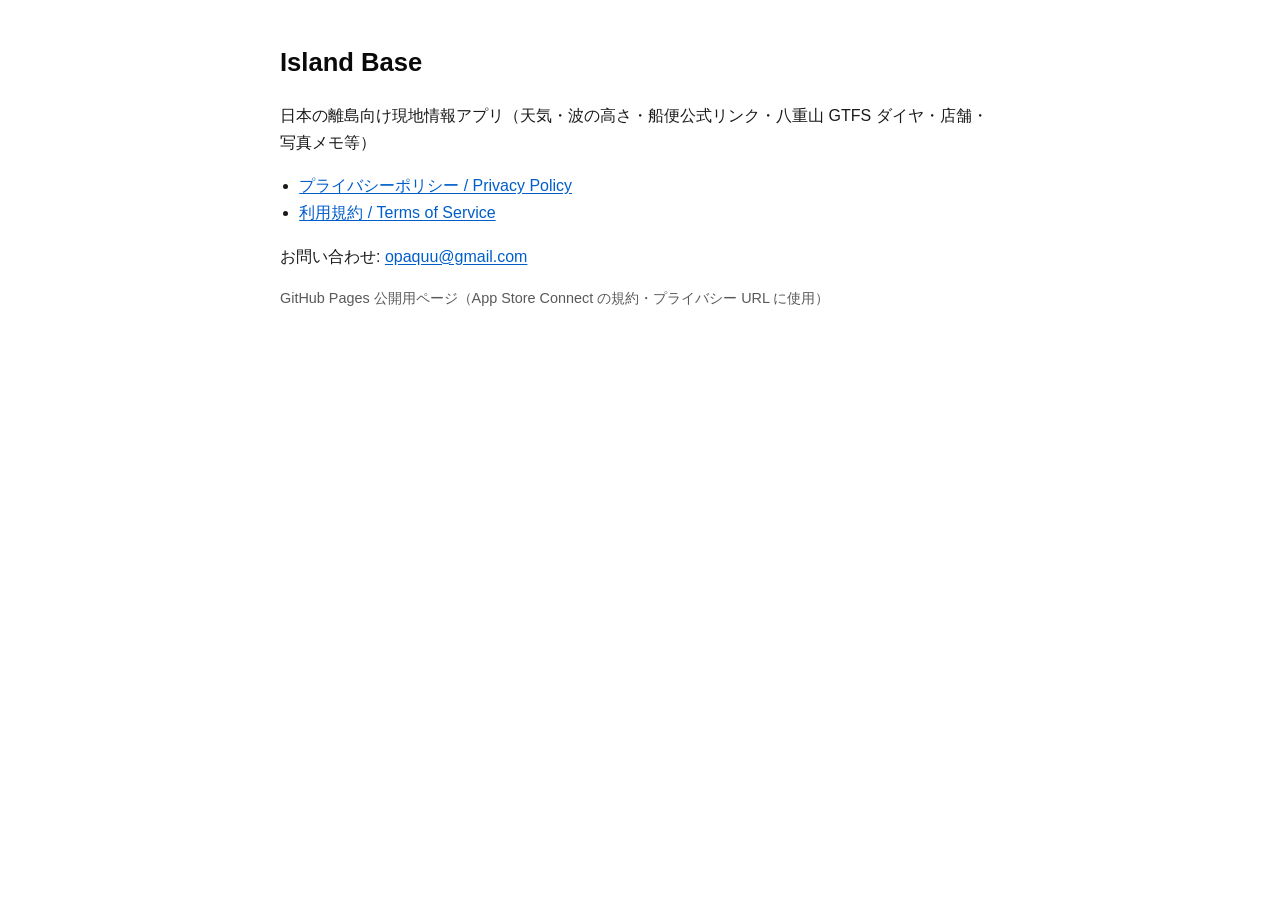
<file: docs/index.html>
<!DOCTYPE html>
<html lang="ja">
<head>
  <meta charset="utf-8">
  <meta name="viewport" content="width=device-width, initial-scale=1">
  <title>Island Base</title>
  <link rel="stylesheet" href="legal-site.css">
  <style>
    h1 { font-size: 1.6rem; }
    ul { padding-left: 1.2rem; }
  </style>
</head>
<body>
  <h1>Island Base</h1>
  <p>日本の離島向け現地情報アプリ（天気・波の高さ・船便公式リンク・八重山 GTFS ダイヤ・店舗・写真メモ等）</p>
  <ul>
    <li><a href="privacy-policy.html">プライバシーポリシー / Privacy Policy</a></li>
    <li><a href="terms-of-service.html">利用規約 / Terms of Service</a></li>
  </ul>
  <p>お問い合わせ: <a href="mailto:opaquu@gmail.com">opaquu@gmail.com</a></p>
  <p class="muted">GitHub Pages 公開用ページ（App Store Connect の規約・プライバシー URL に使用）</p>
</body>
</html>
</file>
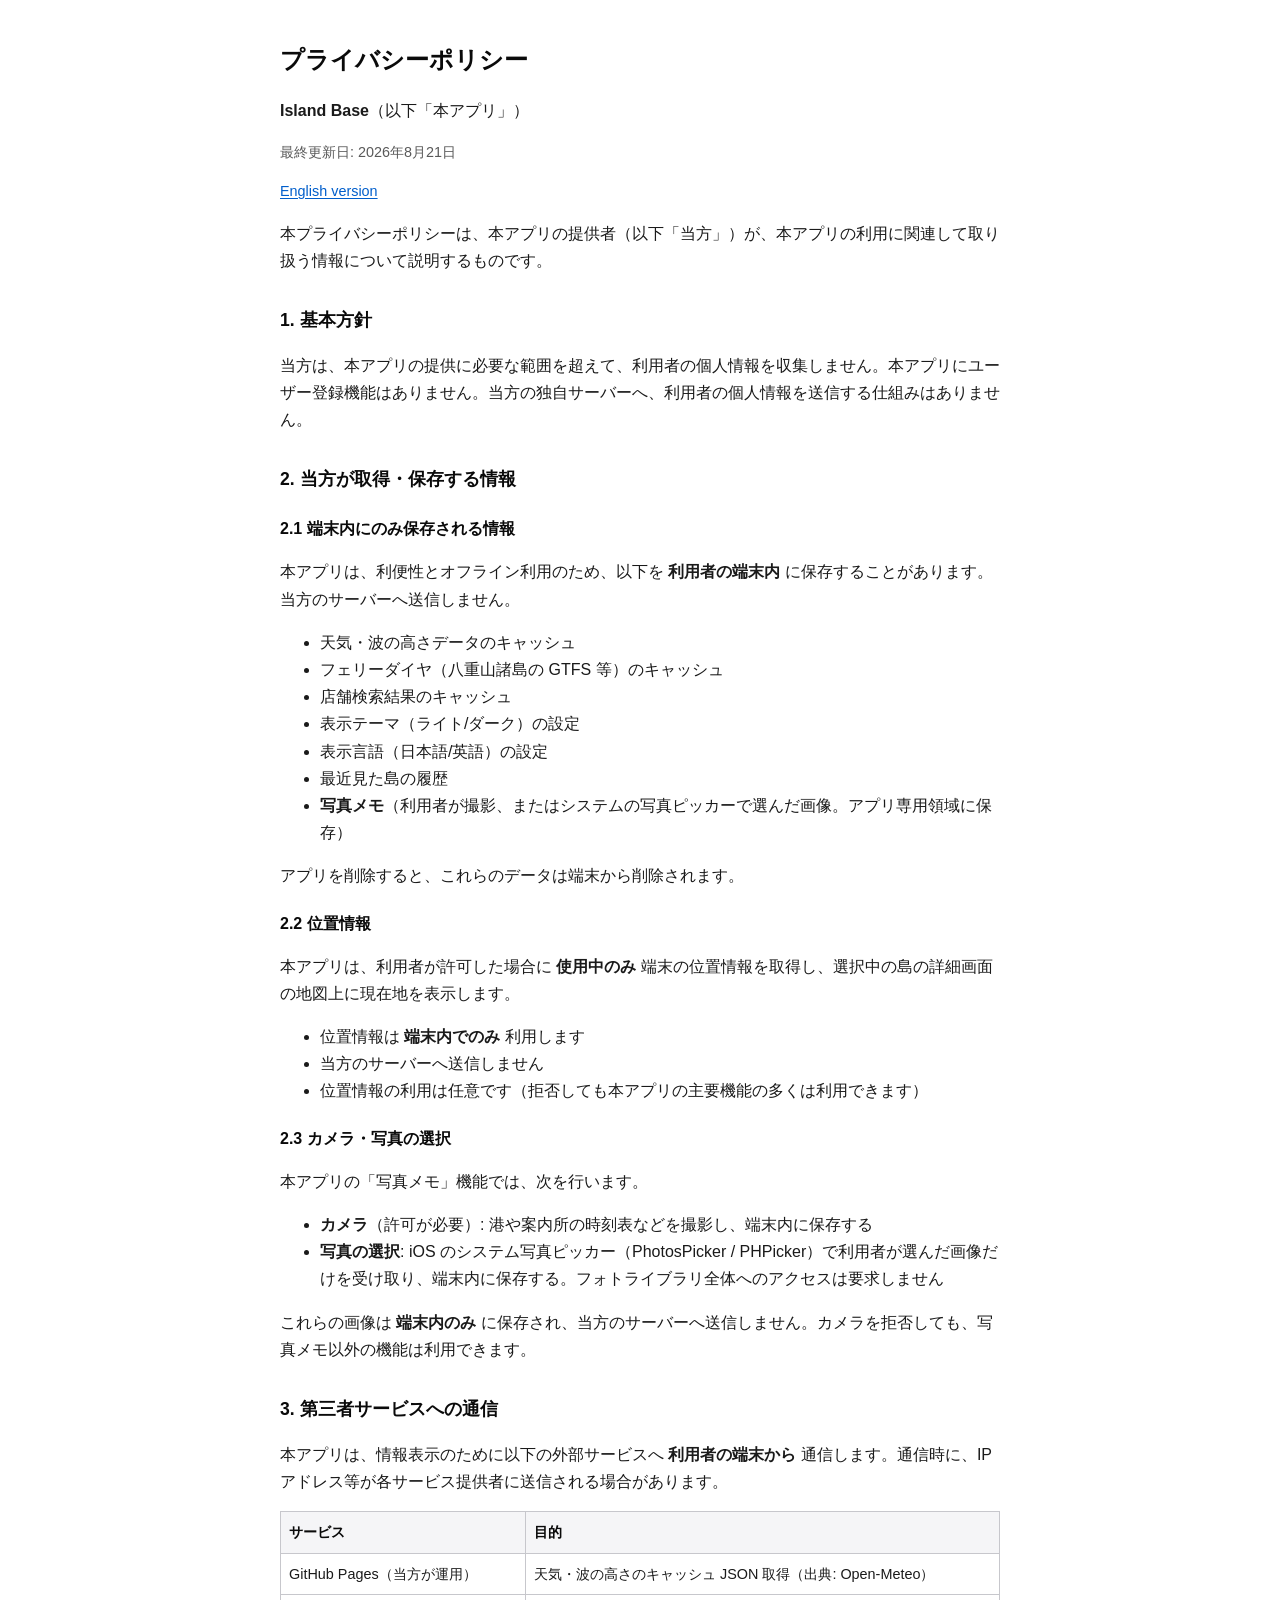
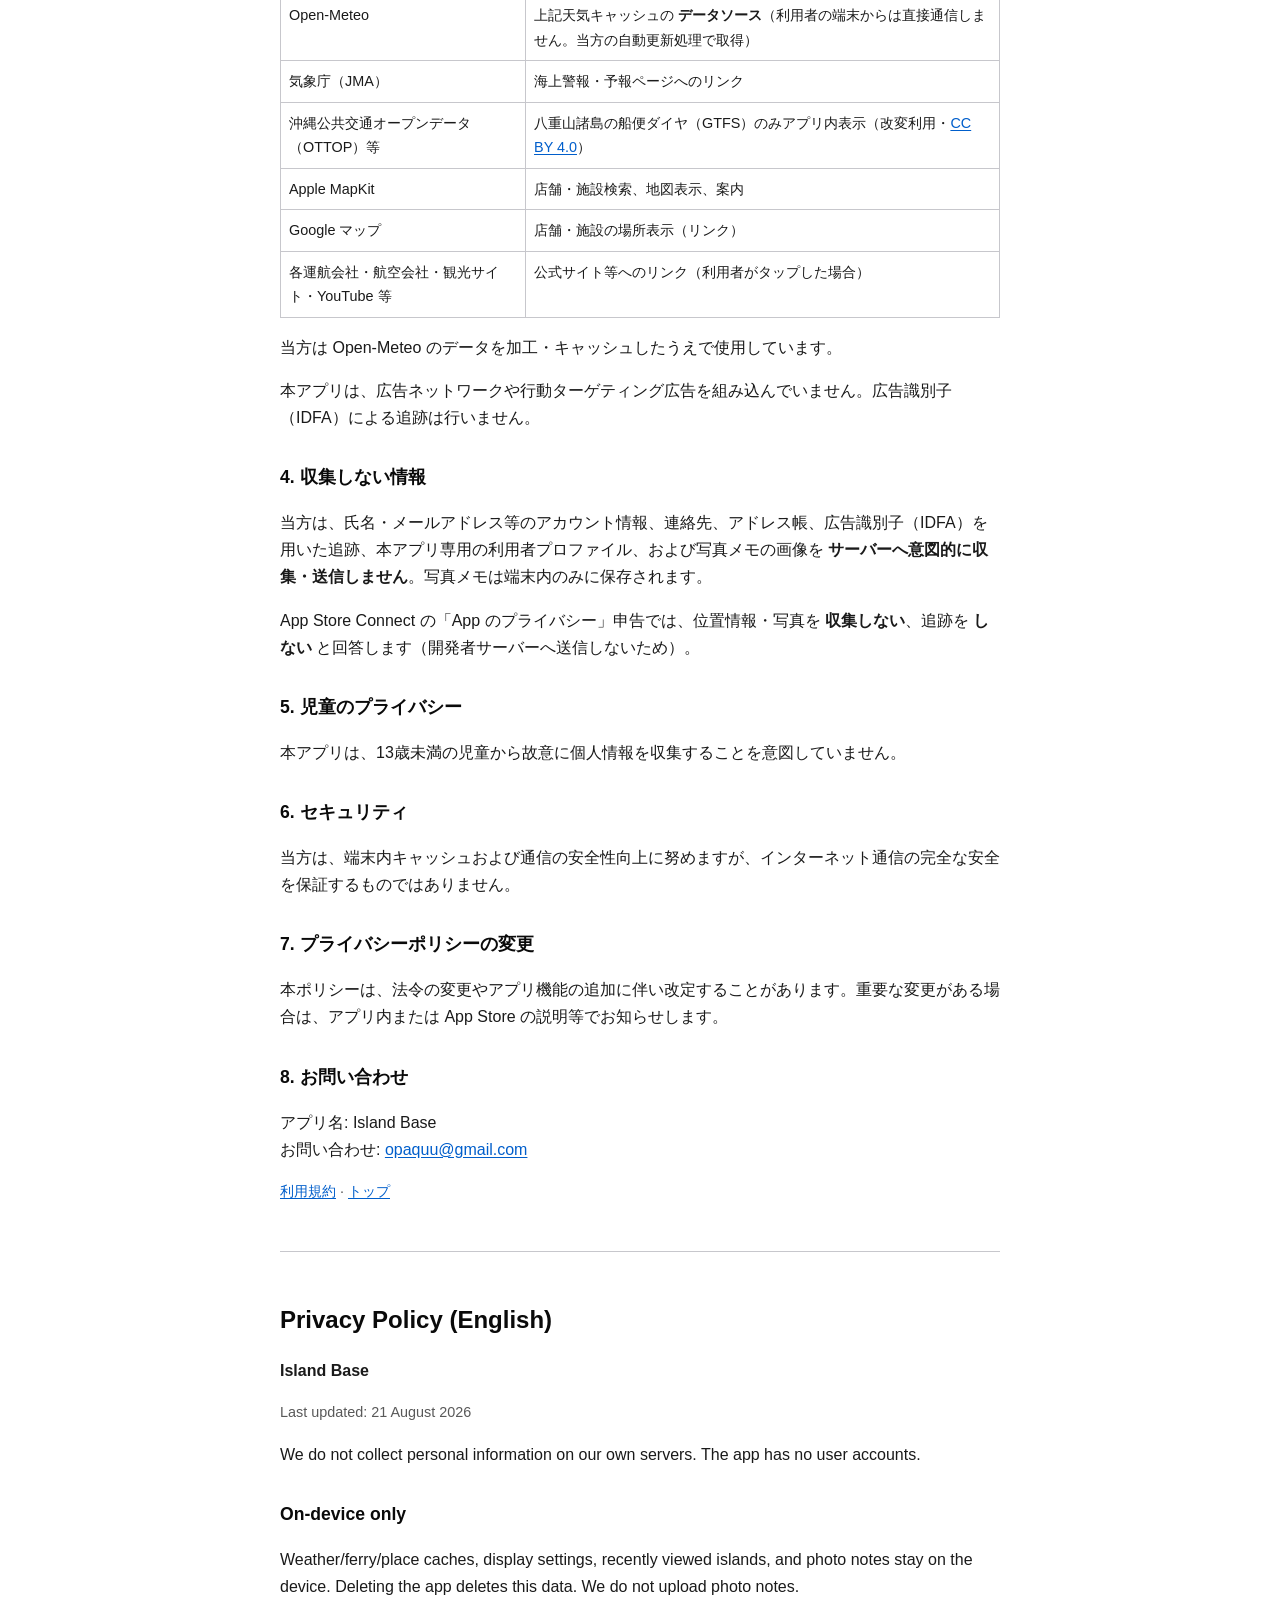
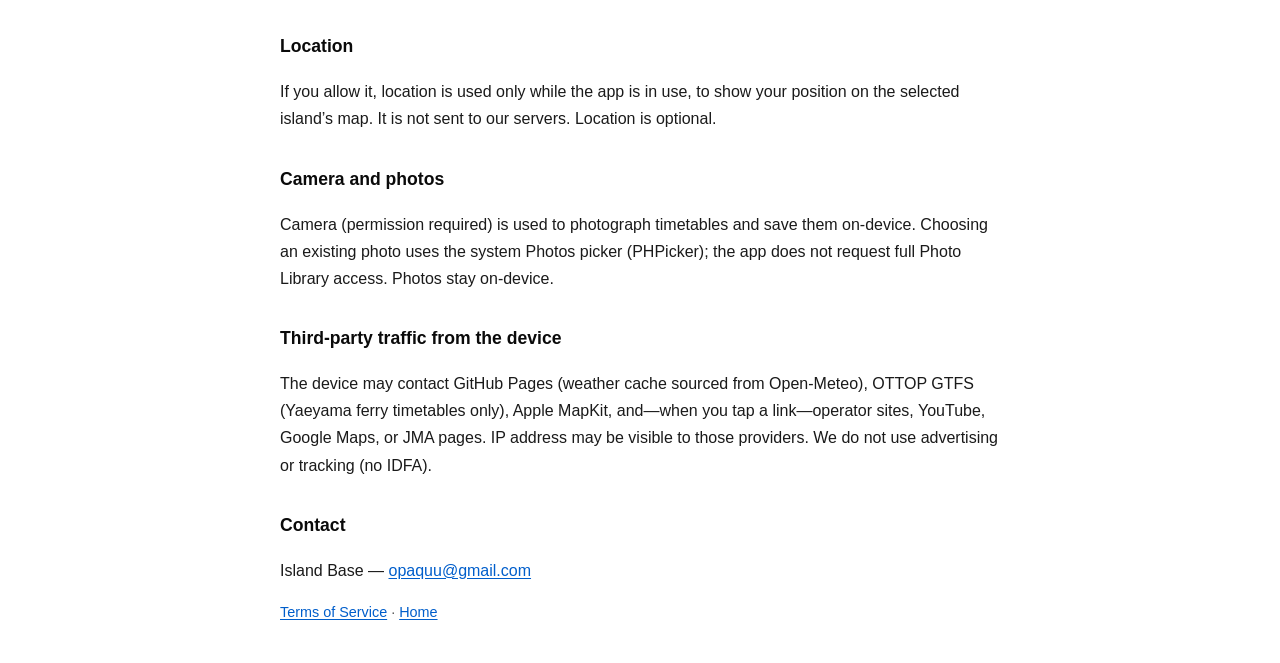
<file: docs/privacy-policy.html>
<!DOCTYPE html>
<html lang="ja">
<head>
  <meta charset="utf-8">
  <meta name="viewport" content="width=device-width, initial-scale=1">
  <title>Island Base — プライバシーポリシー</title>
  <link rel="stylesheet" href="legal-site.css">
  <style>
    h1 { font-size: 1.5rem; }
    h2 { font-size: 1.1rem; margin-top: 2rem; }
    h3 { font-size: 1rem; margin-top: 1.25rem; }
  </style>
</head>
<body>
  <h1>プライバシーポリシー</h1>
  <p><strong>Island Base</strong>（以下「本アプリ」）</p>
  <p class="muted">最終更新日: 2026年8月21日</p>
  <p class="muted"><a href="#en">English version</a></p>
  <p>本プライバシーポリシーは、本アプリの提供者（以下「当方」）が、本アプリの利用に関連して取り扱う情報について説明するものです。</p>

  <h2>1. 基本方針</h2>
  <p>当方は、本アプリの提供に必要な範囲を超えて、利用者の個人情報を収集しません。本アプリにユーザー登録機能はありません。当方の独自サーバーへ、利用者の個人情報を送信する仕組みはありません。</p>

  <h2>2. 当方が取得・保存する情報</h2>
  <h3>2.1 端末内にのみ保存される情報</h3>
  <p>本アプリは、利便性とオフライン利用のため、以下を <strong>利用者の端末内</strong> に保存することがあります。当方のサーバーへ送信しません。</p>
  <ul>
    <li>天気・波の高さデータのキャッシュ</li>
    <li>フェリーダイヤ（八重山諸島の GTFS 等）のキャッシュ</li>
    <li>店舗検索結果のキャッシュ</li>
    <li>表示テーマ（ライト/ダーク）の設定</li>
    <li>表示言語（日本語/英語）の設定</li>
    <li>最近見た島の履歴</li>
    <li><strong>写真メモ</strong>（利用者が撮影、またはシステムの写真ピッカーで選んだ画像。アプリ専用領域に保存）</li>
  </ul>
  <p>アプリを削除すると、これらのデータは端末から削除されます。</p>

  <h3>2.2 位置情報</h3>
  <p>本アプリは、利用者が許可した場合に <strong>使用中のみ</strong> 端末の位置情報を取得し、選択中の島の詳細画面の地図上に現在地を表示します。</p>
  <ul>
    <li>位置情報は <strong>端末内でのみ</strong> 利用します</li>
    <li>当方のサーバーへ送信しません</li>
    <li>位置情報の利用は任意です（拒否しても本アプリの主要機能の多くは利用できます）</li>
  </ul>

  <h3>2.3 カメラ・写真の選択</h3>
  <p>本アプリの「写真メモ」機能では、次を行います。</p>
  <ul>
    <li><strong>カメラ</strong>（許可が必要）: 港や案内所の時刻表などを撮影し、端末内に保存する</li>
    <li><strong>写真の選択</strong>: iOS のシステム写真ピッカー（PhotosPicker / PHPicker）で利用者が選んだ画像だけを受け取り、端末内に保存する。フォトライブラリ全体へのアクセスは要求しません</li>
  </ul>
  <p>これらの画像は <strong>端末内のみ</strong> に保存され、当方のサーバーへ送信しません。カメラを拒否しても、写真メモ以外の機能は利用できます。</p>

  <h2>3. 第三者サービスへの通信</h2>
  <p>本アプリは、情報表示のために以下の外部サービスへ <strong>利用者の端末から</strong> 通信します。通信時に、IP アドレス等が各サービス提供者に送信される場合があります。</p>
  <table>
    <tr><th>サービス</th><th>目的</th></tr>
    <tr><td>GitHub Pages（当方が運用）</td><td>天気・波の高さのキャッシュ JSON 取得（出典: Open-Meteo）</td></tr>
    <tr><td>Open-Meteo</td><td>上記天気キャッシュの <strong>データソース</strong>（利用者の端末からは直接通信しません。当方の自動更新処理で取得）</td></tr>
    <tr><td>気象庁（JMA）</td><td>海上警報・予報ページへのリンク</td></tr>
    <tr><td>沖縄公共交通オープンデータ（OTTOP）等</td><td>八重山諸島の船便ダイヤ（GTFS）のみアプリ内表示（改変利用・<a href="https://creativecommons.org/licenses/by/4.0/deed.ja">CC BY 4.0</a>）</td></tr>
    <tr><td>Apple MapKit</td><td>店舗・施設検索、地図表示、案内</td></tr>
    <tr><td>Google マップ</td><td>店舗・施設の場所表示（リンク）</td></tr>
    <tr><td>各運航会社・航空会社・観光サイト・YouTube 等</td><td>公式サイト等へのリンク（利用者がタップした場合）</td></tr>
  </table>
  <p>当方は Open-Meteo のデータを加工・キャッシュしたうえで使用しています。</p>
  <p>本アプリは、広告ネットワークや行動ターゲティング広告を組み込んでいません。広告識別子（IDFA）による追跡は行いません。</p>

  <h2>4. 収集しない情報</h2>
  <p>当方は、氏名・メールアドレス等のアカウント情報、連絡先、アドレス帳、広告識別子（IDFA）を用いた追跡、本アプリ専用の利用者プロファイル、および写真メモの画像を <strong>サーバーへ意図的に収集・送信しません</strong>。写真メモは端末内のみに保存されます。</p>
  <p>App Store Connect の「App のプライバシー」申告では、位置情報・写真を <strong>収集しない</strong>、追跡を <strong>しない</strong> と回答します（開発者サーバーへ送信しないため）。</p>

  <h2>5. 児童のプライバシー</h2>
  <p>本アプリは、13歳未満の児童から故意に個人情報を収集することを意図していません。</p>

  <h2>6. セキュリティ</h2>
  <p>当方は、端末内キャッシュおよび通信の安全性向上に努めますが、インターネット通信の完全な安全を保証するものではありません。</p>

  <h2>7. プライバシーポリシーの変更</h2>
  <p>本ポリシーは、法令の変更やアプリ機能の追加に伴い改定することがあります。重要な変更がある場合は、アプリ内または App Store の説明等でお知らせします。</p>

  <h2>8. お問い合わせ</h2>
  <p>アプリ名: Island Base<br>
  お問い合わせ: <a href="mailto:opaquu@gmail.com">opaquu@gmail.com</a></p>

  <p class="muted"><a href="terms-of-service.html">利用規約</a> · <a href="index.html">トップ</a></p>

  <hr>
  <h1 id="en">Privacy Policy (English)</h1>
  <p><strong>Island Base</strong></p>
  <p class="muted">Last updated: 21 August 2026</p>
  <p>We do not collect personal information on our own servers. The app has no user accounts.</p>
  <h2>On-device only</h2>
  <p>Weather/ferry/place caches, display settings, recently viewed islands, and photo notes stay on the device. Deleting the app deletes this data. We do not upload photo notes.</p>
  <h2>Location</h2>
  <p>If you allow it, location is used only while the app is in use, to show your position on the selected island’s map. It is not sent to our servers. Location is optional.</p>
  <h2>Camera and photos</h2>
  <p>Camera (permission required) is used to photograph timetables and save them on-device. Choosing an existing photo uses the system Photos picker (PHPicker); the app does not request full Photo Library access. Photos stay on-device.</p>
  <h2>Third-party traffic from the device</h2>
  <p>The device may contact GitHub Pages (weather cache sourced from Open-Meteo), OTTOP GTFS (Yaeyama ferry timetables only), Apple MapKit, and—when you tap a link—operator sites, YouTube, Google Maps, or JMA pages. IP address may be visible to those providers. We do not use advertising or tracking (no IDFA).</p>
  <h2>Contact</h2>
  <p>Island Base — <a href="mailto:opaquu@gmail.com">opaquu@gmail.com</a></p>
  <p class="muted"><a href="terms-of-service.html">Terms of Service</a> · <a href="index.html">Home</a></p>
</body>
</html>
</file>
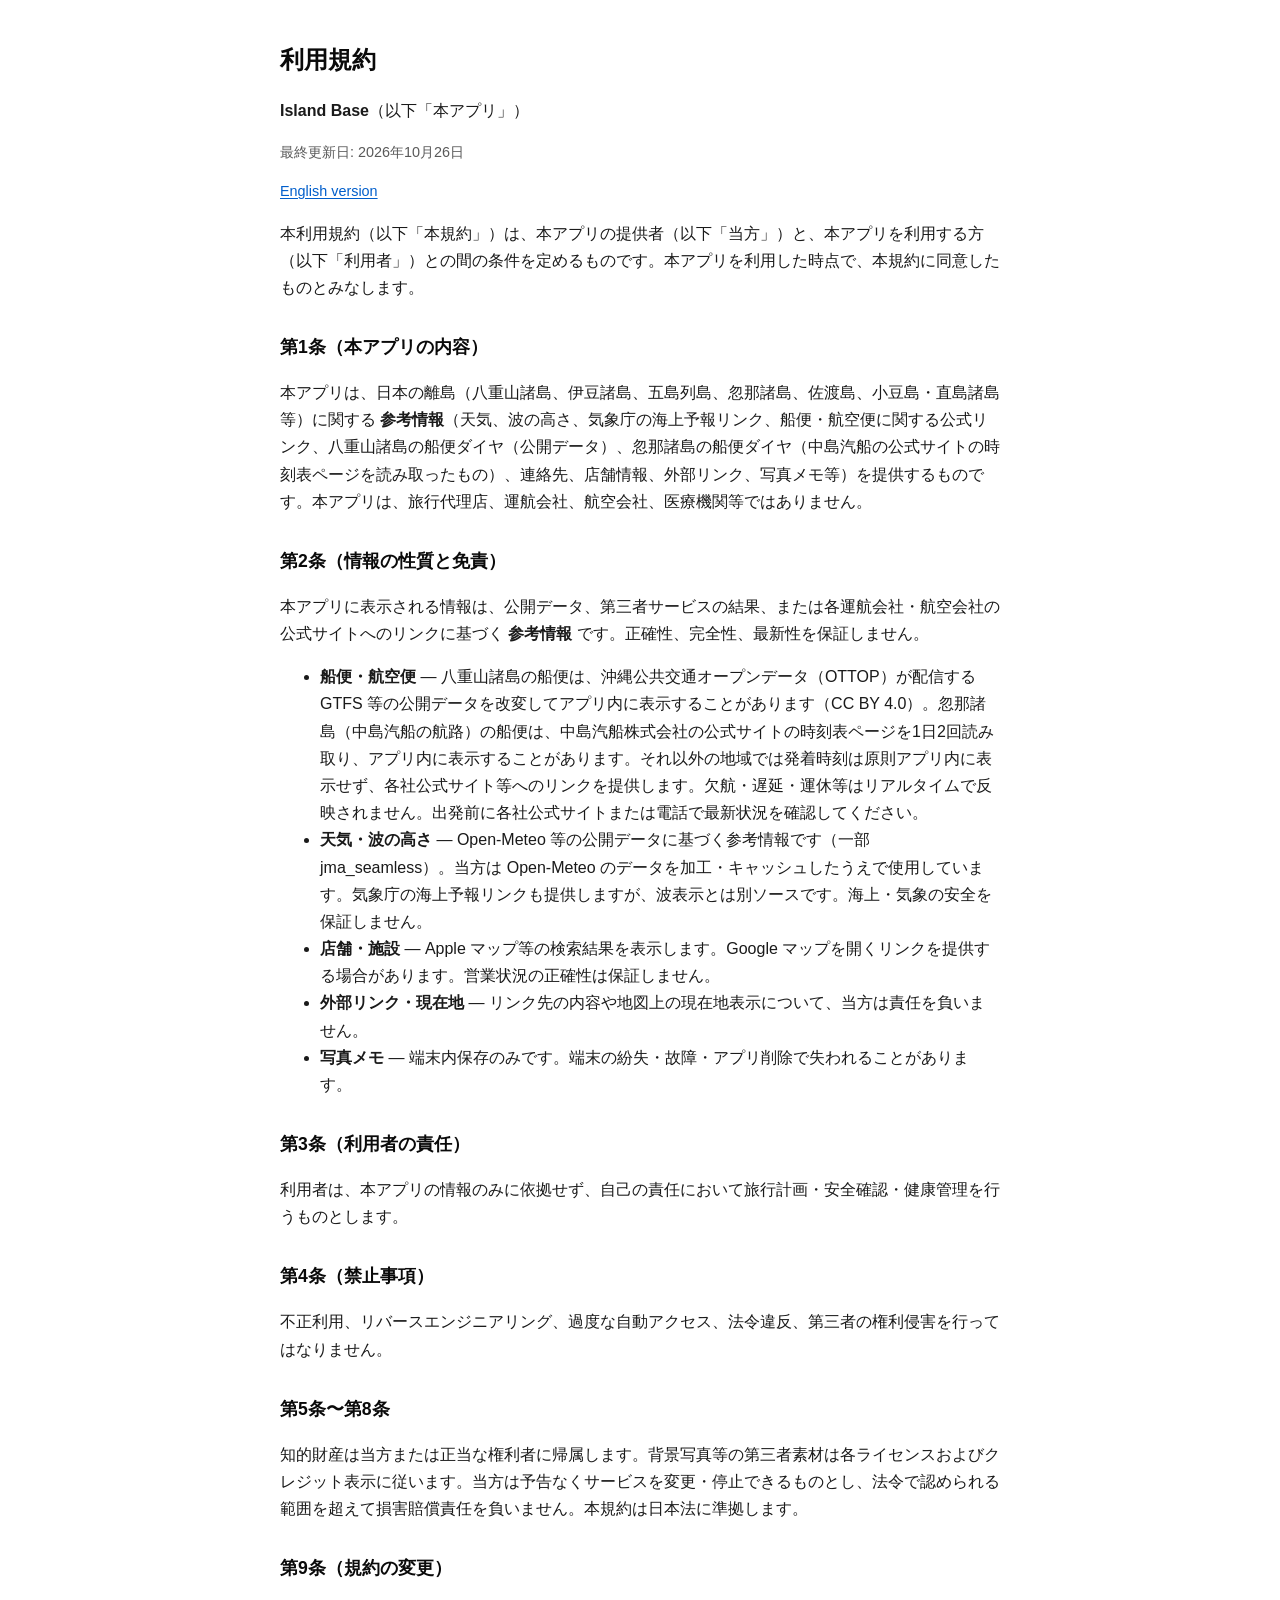
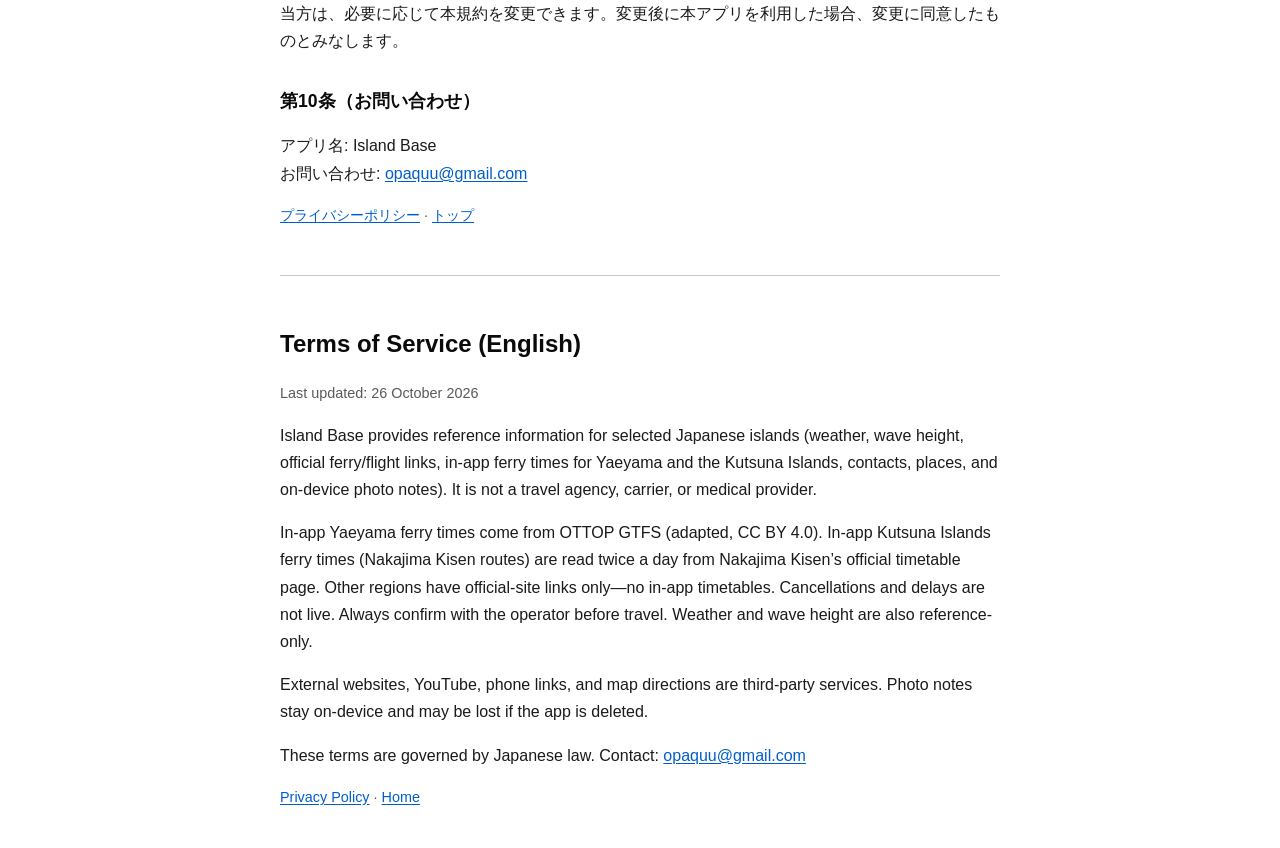
<file: docs/terms-of-service.html>
<!DOCTYPE html>
<html lang="ja">
<head>
  <meta charset="utf-8">
  <meta name="viewport" content="width=device-width, initial-scale=1">
  <title>Island Base — 利用規約</title>
  <link rel="stylesheet" href="legal-site.css">
  <style>
    h1 { font-size: 1.5rem; }
    h2 { font-size: 1.1rem; margin-top: 2rem; }
  </style>
</head>
<body>
  <h1>利用規約</h1>
  <p><strong>Island Base</strong>（以下「本アプリ」）</p>
  <p class="muted">最終更新日: 2026年10月26日</p>
  <p class="muted"><a href="#en">English version</a></p>
  <p>本利用規約（以下「本規約」）は、本アプリの提供者（以下「当方」）と、本アプリを利用する方（以下「利用者」）との間の条件を定めるものです。本アプリを利用した時点で、本規約に同意したものとみなします。</p>

  <h2>第1条（本アプリの内容）</h2>
  <p>本アプリは、日本の離島（八重山諸島、伊豆諸島、五島列島、忽那諸島、佐渡島、小豆島・直島諸島等）に関する <strong>参考情報</strong>（天気、波の高さ、気象庁の海上予報リンク、船便・航空便に関する公式リンク、八重山諸島の船便ダイヤ（公開データ）、忽那諸島の船便ダイヤ（中島汽船の公式サイトの時刻表ページを読み取ったもの）、連絡先、店舗情報、外部リンク、写真メモ等）を提供するものです。本アプリは、旅行代理店、運航会社、航空会社、医療機関等ではありません。</p>

  <h2>第2条（情報の性質と免責）</h2>
  <p>本アプリに表示される情報は、公開データ、第三者サービスの結果、または各運航会社・航空会社の公式サイトへのリンクに基づく <strong>参考情報</strong> です。正確性、完全性、最新性を保証しません。</p>
  <ul>
    <li><strong>船便・航空便</strong> — 八重山諸島の船便は、沖縄公共交通オープンデータ（OTTOP）が配信する GTFS 等の公開データを改変してアプリ内に表示することがあります（CC BY 4.0）。忽那諸島（中島汽船の航路）の船便は、中島汽船株式会社の公式サイトの時刻表ページを1日2回読み取り、アプリ内に表示することがあります。それ以外の地域では発着時刻は原則アプリ内に表示せず、各社公式サイト等へのリンクを提供します。欠航・遅延・運休等はリアルタイムで反映されません。出発前に各社公式サイトまたは電話で最新状況を確認してください。</li>
    <li><strong>天気・波の高さ</strong> — Open-Meteo 等の公開データに基づく参考情報です（一部 jma_seamless）。当方は Open-Meteo のデータを加工・キャッシュしたうえで使用しています。気象庁の海上予報リンクも提供しますが、波表示とは別ソースです。海上・気象の安全を保証しません。</li>
    <li><strong>店舗・施設</strong> — Apple マップ等の検索結果を表示します。Google マップを開くリンクを提供する場合があります。営業状況の正確性は保証しません。</li>
    <li><strong>外部リンク・現在地</strong> — リンク先の内容や地図上の現在地表示について、当方は責任を負いません。</li>
    <li><strong>写真メモ</strong> — 端末内保存のみです。端末の紛失・故障・アプリ削除で失われることがあります。</li>
  </ul>

  <h2>第3条（利用者の責任）</h2>
  <p>利用者は、本アプリの情報のみに依拠せず、自己の責任において旅行計画・安全確認・健康管理を行うものとします。</p>

  <h2>第4条（禁止事項）</h2>
  <p>不正利用、リバースエンジニアリング、過度な自動アクセス、法令違反、第三者の権利侵害を行ってはなりません。</p>

  <h2>第5条〜第8条</h2>
  <p>知的財産は当方または正当な権利者に帰属します。背景写真等の第三者素材は各ライセンスおよびクレジット表示に従います。当方は予告なくサービスを変更・停止できるものとし、法令で認められる範囲を超えて損害賠償責任を負いません。本規約は日本法に準拠します。</p>

  <h2>第9条（規約の変更）</h2>
  <p>当方は、必要に応じて本規約を変更できます。変更後に本アプリを利用した場合、変更に同意したものとみなします。</p>

  <h2>第10条（お問い合わせ）</h2>
  <p>アプリ名: Island Base<br>
  お問い合わせ: <a href="mailto:opaquu@gmail.com">opaquu@gmail.com</a></p>

  <p class="muted"><a href="privacy-policy.html">プライバシーポリシー</a> · <a href="index.html">トップ</a></p>

  <hr>
  <h1 id="en">Terms of Service (English)</h1>
  <p class="muted">Last updated: 26 October 2026</p>
  <p>Island Base provides reference information for selected Japanese islands (weather, wave height, official ferry/flight links, in-app ferry times for Yaeyama and the Kutsuna Islands, contacts, places, and on-device photo notes). It is not a travel agency, carrier, or medical provider.</p>
  <p>In-app Yaeyama ferry times come from OTTOP GTFS (adapted, CC BY 4.0). In-app Kutsuna Islands ferry times (Nakajima Kisen routes) are read twice a day from Nakajima Kisen’s official timetable page. Other regions have official-site links only—no in-app timetables. Cancellations and delays are not live. Always confirm with the operator before travel. Weather and wave height are also reference-only.</p>
  <p>External websites, YouTube, phone links, and map directions are third-party services. Photo notes stay on-device and may be lost if the app is deleted.</p>
  <p>These terms are governed by Japanese law. Contact: <a href="mailto:opaquu@gmail.com">opaquu@gmail.com</a></p>
  <p class="muted"><a href="privacy-policy.html">Privacy Policy</a> · <a href="index.html">Home</a></p>
</body>
</html>
</file>
<file: docs/legal-site.css>
:root {
  color-scheme: light dark;
  --page-background: #ffffff;
  --surface-background: #f5f5f7;
  --text-color: #1a1a1a;
  --heading-color: #0a0a0a;
  --muted-text-color: #595959;
  --link-color: #005ecb;
  --border-color: #c7c7cc;
}

@media (prefers-color-scheme: dark) {
  :root {
    --page-background: #121212;
    --surface-background: #1d1d1f;
    --text-color: #f5f5f7;
    --heading-color: #ffffff;
    --muted-text-color: #c7c7cc;
    --link-color: #8ab4ff;
    --border-color: #5c5c63;
  }
}

html {
  background-color: var(--page-background);
}

body {
  max-width: 720px;
  margin: 0 auto;
  padding: 24px 16px;
  background-color: var(--page-background);
  color: var(--text-color);
  font-family: -apple-system, BlinkMacSystemFont, "Hiragino Sans", sans-serif;
  line-height: 1.7;
}

h1,
h2,
h3 {
  color: var(--heading-color);
}

a {
  color: var(--link-color);
  text-decoration: underline;
  text-underline-offset: 0.12em;
}

a:focus-visible {
  outline: 2px solid var(--link-color);
  outline-offset: 3px;
}

.muted {
  color: var(--muted-text-color);
  font-size: 0.9rem;
}

table {
  width: 100%;
  border-collapse: collapse;
  font-size: 0.9rem;
}

th,
td {
  border: 1px solid var(--border-color);
  padding: 8px;
  text-align: left;
  vertical-align: top;
}

th {
  background-color: var(--surface-background);
  color: var(--heading-color);
}

hr {
  margin: 3rem 0;
  border: none;
  border-top: 1px solid var(--border-color);
}
</file>
